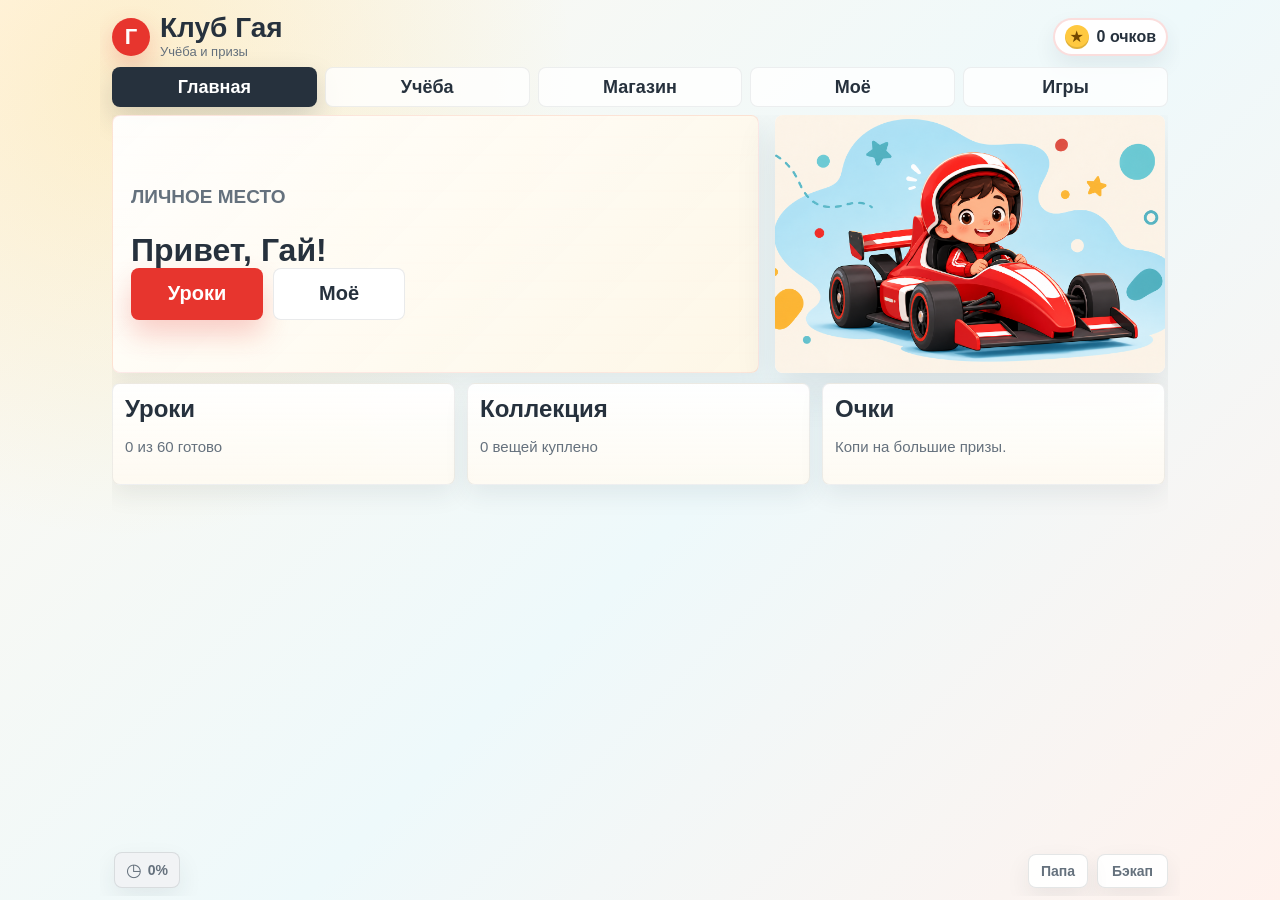
<file: index.html>
<!doctype html>
<html lang="ru">
  <head>
    <meta charset="utf-8">
    <meta name="viewport" content="width=device-width, initial-scale=1, viewport-fit=cover">
    <meta name="theme-color" content="#e7352e">
    <title>Клуб Гая</title>
    <link rel="manifest" href="manifest.webmanifest">
    <link rel="stylesheet" href="styles.css?v=20">
  </head>
  <body>
    <div id="app" class="app-shell"></div>
    <script src="content.js?v=20"></script>
    <script src="russian-content.js?v=20"></script>
    <script src="lesson-upgrades.js?v=20"></script>
    <script src="expanded-lessons.js?v=20"></script>
    <script src="app.js?v=20"></script>
  </body>
</html>
</file>
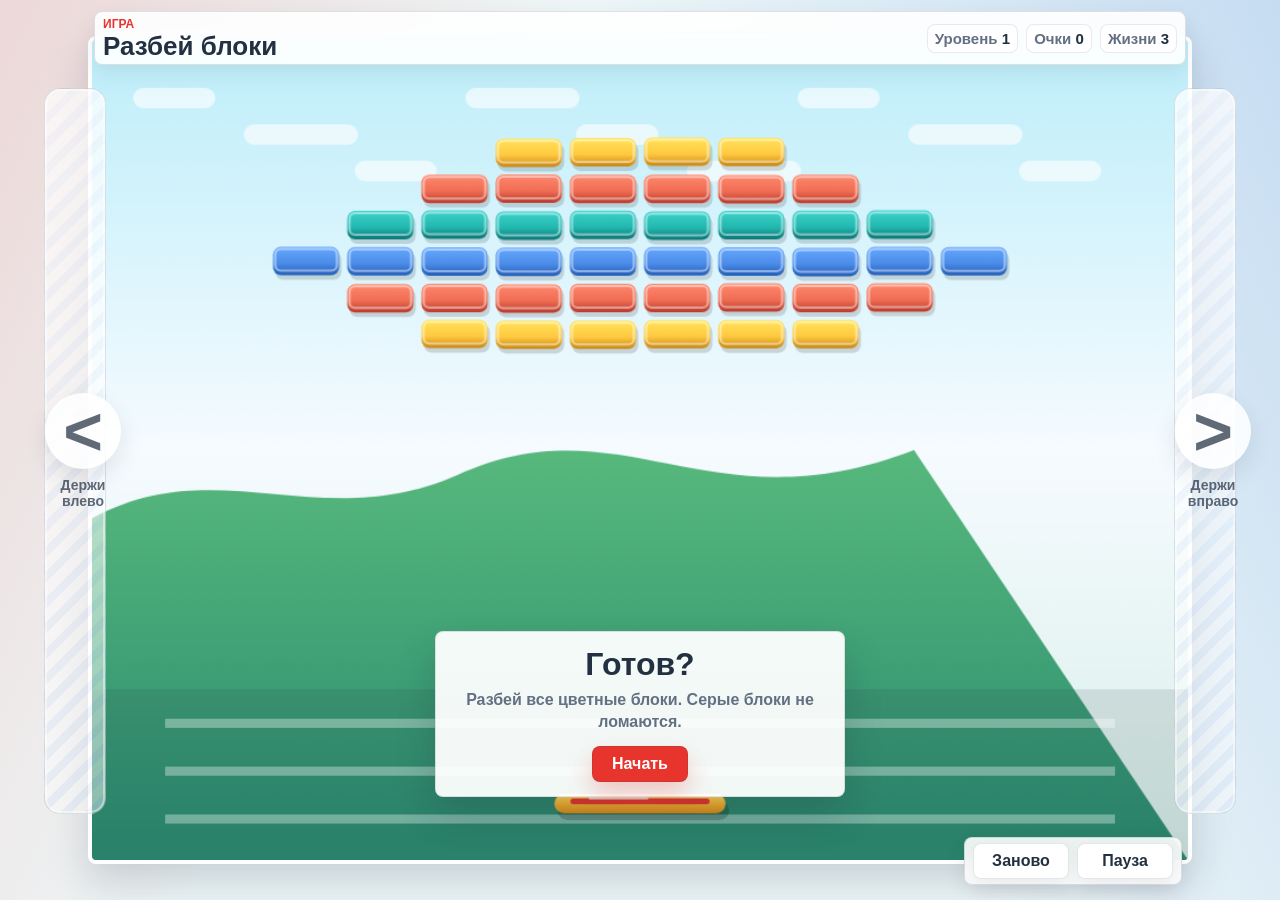
<file: games-lab/brick-breaker/index.html>
<!doctype html>
<html lang="ru">
  <head>
    <meta charset="utf-8">
    <meta name="viewport" content="width=device-width, initial-scale=1, viewport-fit=cover">
    <title>Разбей блоки</title>
    <link rel="stylesheet" href="styles.css?v=20">
  </head>
  <body>
    <main class="game-shell" aria-label="Игра Разбей блоки">
      <div class="touch-lane lane-left" data-hold="left" role="button" aria-label="Влево">
        <span class="lane-arrow">&lt;</span>
        <span>Держи влево</span>
      </div>

      <section class="stage-column">
        <header class="game-header">
          <div>
            <p class="eyebrow">игра</p>
            <h1>Разбей блоки</h1>
          </div>
          <div class="stats" aria-live="polite">
            <span>Уровень <strong id="levelLabel">1</strong></span>
            <span>Очки <strong id="scoreLabel">0</strong></span>
            <span>Жизни <strong id="livesLabel">3</strong></span>
          </div>
        </header>

        <div class="canvas-wrap">
          <canvas id="gameCanvas" width="960" height="720" aria-label="Поле игры Разбей блоки"></canvas>
          <div class="screen-message" id="messagePanel">
            <h2 id="messageTitle">Готов?</h2>
            <p id="messageText">Разбей все цветные блоки. Серые блоки не ломаются.</p>
            <button id="startButton" class="primary">Начать</button>
          </div>
        </div>

        <footer class="controls">
          <button id="restartButton">Заново</button>
          <button id="pauseButton">Пауза</button>
          <button id="nextButton" hidden>Дальше</button>
        </footer>
      </section>

      <div class="touch-lane lane-right" data-hold="right" role="button" aria-label="Вправо">
        <span class="lane-arrow">&gt;</span>
        <span>Держи вправо</span>
      </div>
    </main>

    <script src="brick-breaker.js?v=20"></script>
  </body>
</html>
</file>
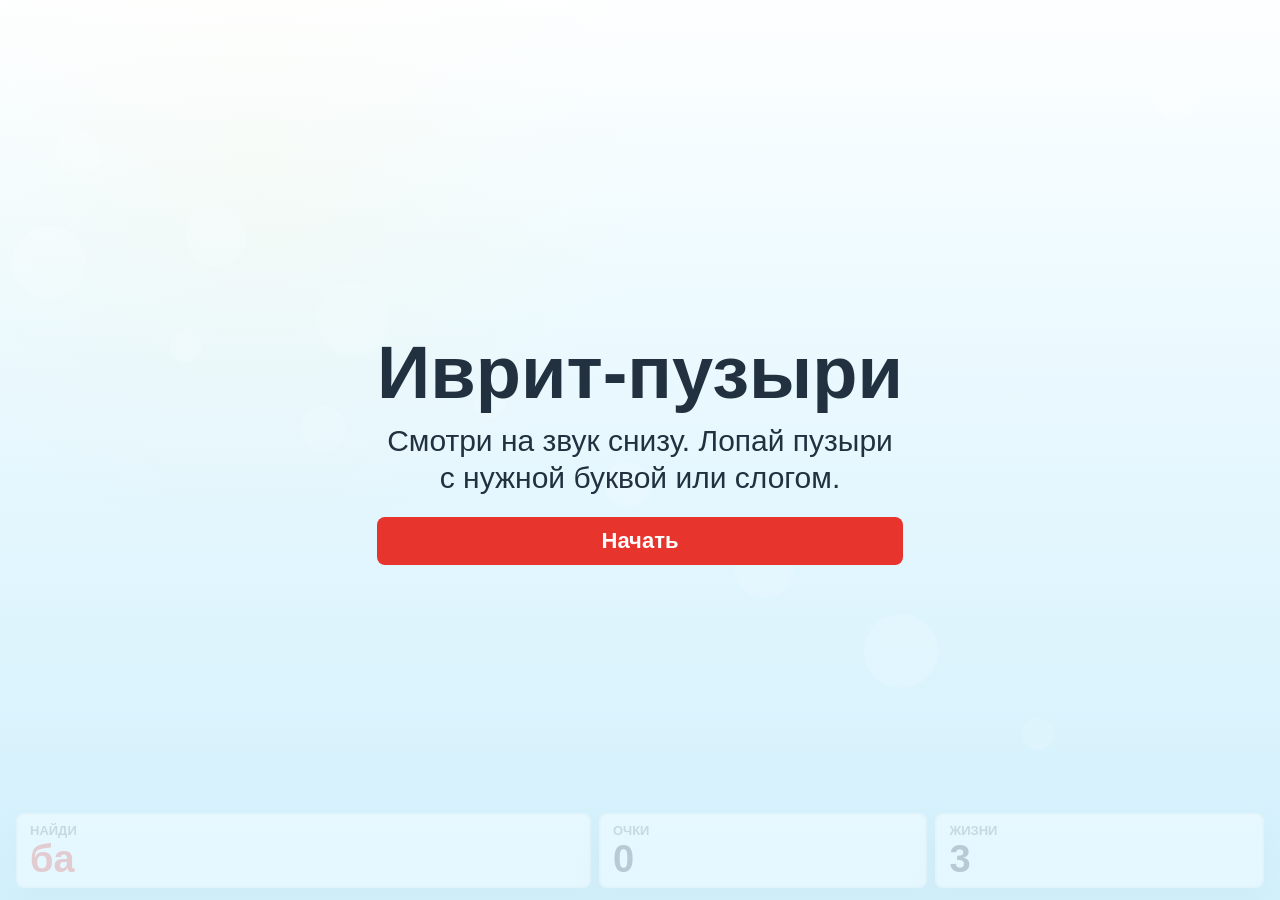
<file: games-lab/hebrew-bubbles/index.html>
<!doctype html>
<html lang="ru">
  <head>
    <meta charset="utf-8">
    <meta name="viewport" content="width=device-width, initial-scale=1, viewport-fit=cover">
    <meta name="theme-color" content="#e7352e">
    <title>Иврит-пузыри</title>
    <link rel="stylesheet" href="styles.css?v=20">
  </head>
  <body>
    <main class="bubble-game" aria-label="Иврит-пузыри">
      <canvas id="game" aria-label="Игровое поле"></canvas>
      <div class="hud">
        <div>
          <span class="label">Найди</span>
          <strong id="target">ба</strong>
        </div>
        <div>
          <span class="label">Очки</span>
          <strong id="score">0</strong>
        </div>
        <div>
          <span class="label">Жизни</span>
          <strong id="lives">3</strong>
        </div>
      </div>
      <div class="target-flash" id="targetFlash">
        <div class="target-flash-card">
          <span>Теперь найди</span>
          <strong id="targetFlashText">ба</strong>
        </div>
      </div>
      <section class="start-layer" id="startLayer">
        <h1>Иврит-пузыри</h1>
        <p>Смотри на звук снизу. Лопай пузыри с нужной буквой или слогом.</p>
        <button id="startButton" type="button">Начать</button>
      </section>
      <section class="end-layer" id="endLayer" hidden>
        <h1>Готово!</h1>
        <p id="endText">Ты лопнул много пузырей.</p>
        <button id="restartButton" type="button">Ещё раз</button>
        <button id="exitButton" type="button">К играм</button>
      </section>
    </main>
    <script src="hebrew-bubbles.js?v=20"></script>
  </body>
</html>
</file>
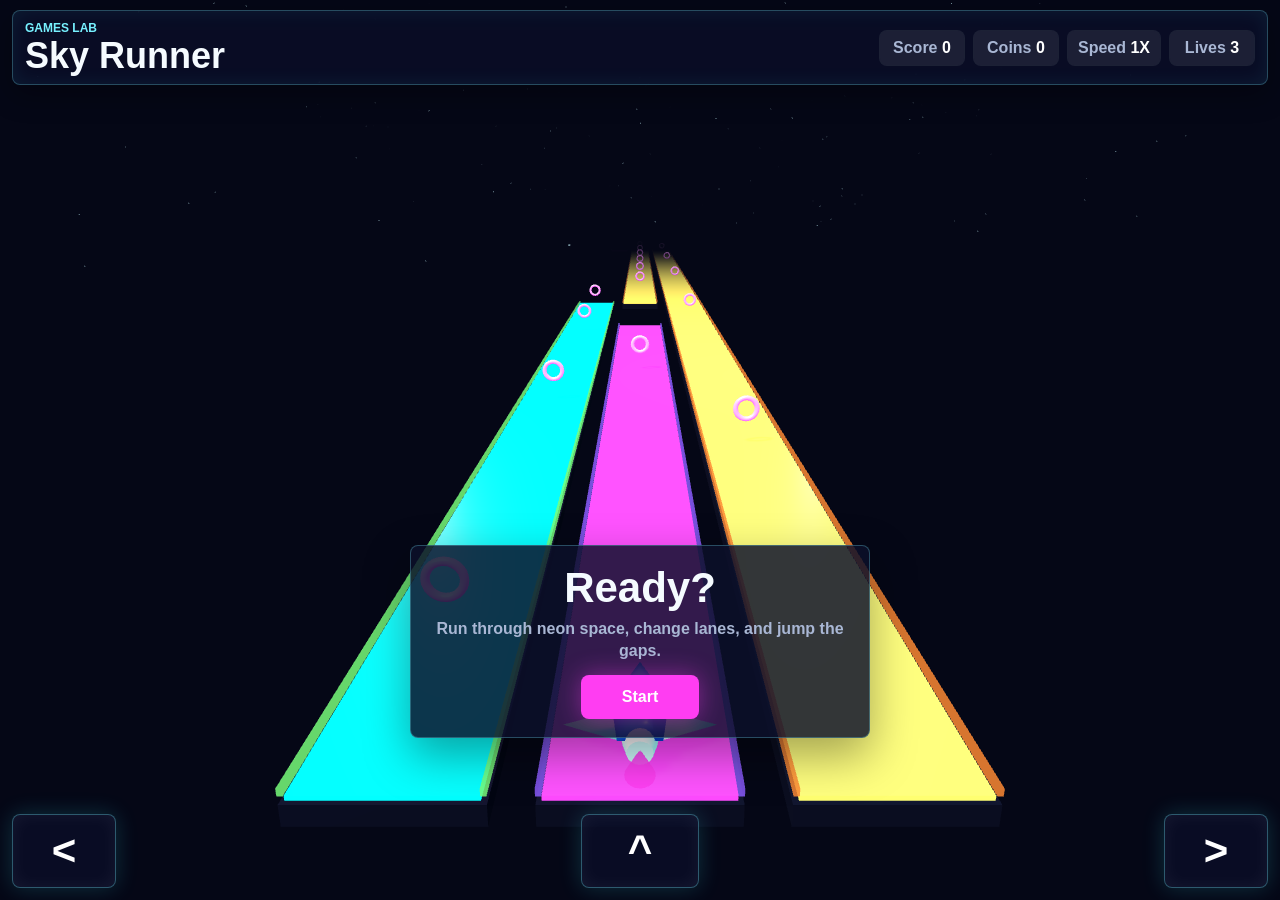
<file: games-lab/sky-runner/index.html>
<!doctype html>
<html lang="en">
  <head>
    <meta charset="utf-8">
    <meta name="viewport" content="width=device-width, initial-scale=1, viewport-fit=cover">
    <title>Sky Runner Lab</title>
    <link rel="stylesheet" href="styles.css?v=10">
  </head>
  <body>
    <main class="runner-shell" aria-label="Sky Runner test game">
      <section class="hud">
        <div>
          <p class="eyebrow">Games lab</p>
          <h1>Sky Runner</h1>
        </div>
        <div class="stats" aria-live="polite">
          <span>Score <strong id="scoreLabel">0</strong></span>
          <span>Coins <strong id="coinLabel">0</strong></span>
          <span>Speed <strong id="speedLabel">1X</strong></span>
          <span>Lives <strong id="lifeLabel">3</strong></span>
        </div>
      </section>

      <div id="sceneHost" class="scene-host"></div>

      <section class="message" id="messagePanel">
        <h2 id="messageTitle">Ready?</h2>
        <p id="messageText">Run through neon space, change lanes, and jump the gaps.</p>
        <button id="startButton">Start</button>
      </section>

      <section class="touch-controls" aria-label="Game controls">
        <button data-action="left" aria-label="Move left">
          <span>&lt;</span>
        </button>
        <button data-action="jump" aria-label="Jump">
          <span>^</span>
        </button>
        <button data-action="right" aria-label="Move right">
          <span>&gt;</span>
        </button>
      </section>
    </main>

    <script type="module" src="sky-runner.js?v=10"></script>
  </body>
</html>
</file>
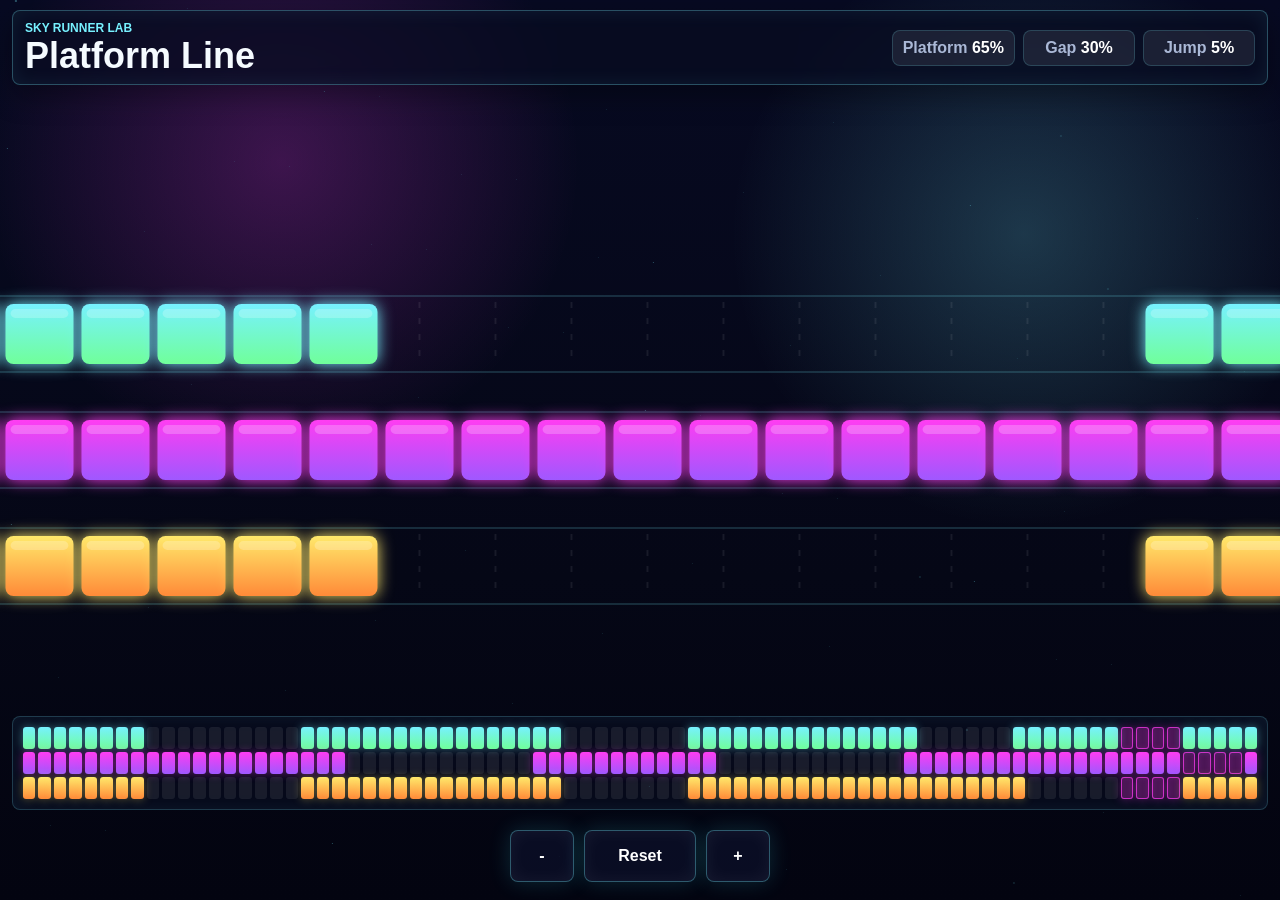
<file: games-lab/sky-runner/line-generator.html>
<!doctype html>
<html lang="en">
  <head>
    <meta charset="utf-8">
    <meta name="viewport" content="width=device-width, initial-scale=1, viewport-fit=cover">
    <title>Platform Line Lab</title>
    <link rel="stylesheet" href="line-generator.css">
  </head>
  <body>
    <main class="line-shell" aria-label="Platform line generator lab">
      <section class="lab-hud">
        <div>
          <p class="eyebrow">Sky Runner lab</p>
          <h1>Platform Line</h1>
        </div>
        <div class="stats" aria-live="polite">
          <span>Platform <strong id="platformRatio">0%</strong></span>
          <span>Gap <strong id="gapRatio">0%</strong></span>
          <span>Jump <strong id="jumpRatio">0%</strong></span>
        </div>
      </section>

      <canvas id="lineCanvas" class="line-canvas" aria-label="Scrolling platform line preview"></canvas>

      <section class="pattern-strip" aria-label="Recent generated segments">
        <div id="segmentStrip" class="segment-strip"></div>
      </section>

      <section class="lab-actions">
        <button id="slowerButton" aria-label="Slow down">-</button>
        <button id="resetButton">Reset</button>
        <button id="fasterButton" aria-label="Speed up">+</button>
      </section>
    </main>

    <script src="line-generator.js"></script>
  </body>
</html>
</file>
<file: styles.css>
:root {
  color-scheme: light;
  --red: #e7352e;
  --red-dark: #b92622;
  --ink: #26313d;
  --muted: #65717d;
  --paper: #fffaf1;
  --panel: #ffffff;
  --line: #e9dfd1;
  --teal: #0da7a3;
  --blue: #3d7bd9;
  --yellow: #ffc940;
  --green: #49b86f;
  --shadow: 0 18px 40px rgba(38, 49, 61, 0.12);
  --soft-shadow: 0 10px 24px rgba(38, 49, 61, 0.08);
  --radius: 8px;
}

* {
  box-sizing: border-box;
  -webkit-tap-highlight-color: transparent;
}

body {
  margin: 0;
  min-height: 100vh;
  background:
    radial-gradient(circle at 10% 10%, rgba(255, 201, 64, 0.22), transparent 28rem),
    linear-gradient(135deg, #fff8ef 0%, #eef9fb 55%, #fff2ed 100%);
  color: var(--ink);
  font-family: "Trebuchet MS", "Segoe UI", Arial, system-ui, -apple-system, BlinkMacSystemFont, sans-serif;
  font-weight: 500;
  user-select: none;
  -webkit-user-select: none;
  -webkit-touch-callout: none;
  overscroll-behavior: none;
}

button,
input,
select {
  font: inherit;
}

button {
  -webkit-tap-highlight-color: transparent;
  user-select: none;
  -webkit-user-select: none;
  -webkit-touch-callout: none;
  touch-action: manipulation;
}

.app-shell {
  width: min(1180px, 100%);
  min-height: 100vh;
  margin: 0 auto;
  padding: 18px clamp(14px, 3vw, 28px) 28px;
}

.topbar {
  display: grid;
  grid-template-columns: 1fr auto;
  gap: 16px;
  align-items: center;
  margin-bottom: 16px;
}

.brand {
  display: flex;
  gap: 12px;
  align-items: center;
  min-width: 0;
}

.brand-mark {
  display: grid;
  place-items: center;
  width: 48px;
  height: 48px;
  border-radius: 50%;
  background: var(--red);
  color: #fff;
  font-size: 28px;
  font-weight: 900;
  box-shadow: 0 10px 24px rgba(231, 53, 46, 0.24);
}

.brand h1 {
  margin: 0;
  font-size: clamp(25px, 4vw, 42px);
  line-height: 1;
}

.brand p {
  margin: 4px 0 0;
  color: var(--muted);
  font-size: clamp(14px, 2vw, 18px);
}

.points-pill {
  display: inline-flex;
  align-items: center;
  gap: 8px;
  min-height: 44px;
  padding: 8px 13px;
  border: 2px solid rgba(231, 53, 46, 0.16);
  border-radius: 999px;
  background: #fff;
  box-shadow: 0 10px 22px rgba(38, 49, 61, 0.08);
  white-space: nowrap;
  font-weight: 800;
}

.coin {
  display: inline-grid;
  place-items: center;
  width: 28px;
  height: 28px;
  border-radius: 50%;
  background: var(--yellow);
  color: #744800;
  box-shadow: inset 0 -2px 0 rgba(0, 0, 0, 0.12);
  font-size: 16px;
}

.nav {
  display: grid;
  grid-template-columns: repeat(5, minmax(0, 1fr));
  gap: 8px;
  margin-bottom: 18px;
}

.nav button,
.primary,
.ghost,
.choice,
.level-button,
.shop-button,
.backup-button {
  border: 0;
  border-radius: var(--radius);
  cursor: pointer;
  min-height: 46px;
  transition: transform 160ms ease, box-shadow 160ms ease, background 160ms ease;
}

.nav button {
  background: rgba(255, 255, 255, 0.78);
  color: var(--ink);
  border: 1px solid rgba(38, 49, 61, 0.08);
  font-weight: 800;
}

.nav button.active {
  background: var(--ink);
  color: #fff;
  box-shadow: 0 12px 28px rgba(38, 49, 61, 0.18);
}

.nav button:active,
.primary:active,
.ghost:active,
.choice:active,
.level-button:active,
.shop-button:active,
.backup-button:active {
  transform: translateY(1px) scale(0.99);
}

.hero {
  display: grid;
  grid-template-columns: minmax(0, 1fr) minmax(270px, 42%);
  gap: clamp(16px, 3vw, 28px);
  align-items: stretch;
  margin-bottom: 20px;
}

.hero-copy {
  min-height: 280px;
  padding: clamp(20px, 4vw, 34px);
  border-radius: var(--radius);
  background:
    linear-gradient(135deg, rgba(255, 255, 255, 0.94), rgba(255, 246, 228, 0.9)),
    repeating-linear-gradient(0deg, rgba(231, 53, 46, 0.04) 0 2px, transparent 2px 18px);
  border: 1px solid rgba(231, 53, 46, 0.1);
  box-shadow: var(--soft-shadow);
}

.eyebrow {
  margin: 0 0 10px;
  color: var(--red-dark);
  font-weight: 750;
  text-transform: uppercase;
  font-size: 13px;
  letter-spacing: 0;
}

.hero h2,
.section-title {
  margin: 0;
  font-size: 42px;
  line-height: 1.02;
  font-weight: 700;
}

.hero-copy p {
  max-width: 54ch;
  margin: 16px 0 22px;
  color: var(--muted);
  font-size: 19px;
  line-height: 1.42;
}

.hero-art {
  overflow: hidden;
  min-height: 280px;
  border-radius: var(--radius);
  background: #fff;
  box-shadow: var(--shadow);
}

.hero-art img,
.garage-scene img {
  width: 100%;
  height: 100%;
  min-height: 280px;
  object-fit: cover;
  display: block;
}

.quick-actions {
  display: flex;
  flex-wrap: wrap;
  gap: 10px;
}

.primary,
.backup-button.primary-action {
  background: var(--red);
  color: #fff;
  box-shadow: 0 14px 28px rgba(231, 53, 46, 0.24);
  font-weight: 900;
  padding: 0 18px;
}

.ghost,
.backup-button {
  background: #fff;
  color: var(--ink);
  border: 1px solid rgba(38, 49, 61, 0.1);
  font-weight: 850;
  padding: 0 16px;
}

.grid {
  display: grid;
  grid-template-columns: repeat(3, minmax(0, 1fr));
  gap: 12px;
}

.card {
  border-radius: var(--radius);
  background: linear-gradient(180deg, rgba(255, 255, 255, 0.95), rgba(255, 250, 241, 0.9));
  border: 1px solid rgba(38, 49, 61, 0.08);
  box-shadow: var(--soft-shadow);
}

.subject-card {
  display: grid;
  gap: 12px;
  min-height: 210px;
  padding: 18px;
  align-content: space-between;
}

.subject-icon {
  display: grid;
  place-items: center;
  width: 62px;
  height: 62px;
  border-radius: 18px;
  color: #fff;
  font-size: 32px;
  font-weight: 900;
}

.subject-russian {
  background: linear-gradient(135deg, var(--red), #ff8a40);
}

.subject-math {
  background: linear-gradient(135deg, var(--teal), #3d7bd9);
}

.subject-hebrew {
  background: linear-gradient(135deg, #3d7bd9, #7bcf7a);
}

.subject-card h3,
.panel h3,
.item-card h3 {
  margin: 0;
  font-size: 25px;
  line-height: 1.1;
}

.subject-card p,
.muted {
  color: var(--muted);
  line-height: 1.4;
}

.subject-card p {
  margin: 0;
}

.progress-line {
  height: 10px;
  overflow: hidden;
  border-radius: 999px;
  background: #efe7dc;
}

.progress-line span {
  display: block;
  height: 100%;
  border-radius: inherit;
  background: linear-gradient(90deg, var(--green), var(--teal));
}

.panel {
  padding: 18px;
  border-radius: var(--radius);
  background: linear-gradient(180deg, rgba(255, 255, 255, 0.95), rgba(255, 250, 241, 0.88));
  border: 1px solid rgba(38, 49, 61, 0.08);
  box-shadow: var(--soft-shadow);
}

.level-list {
  display: grid;
  gap: 10px;
  margin-top: 16px;
}

.level-button {
  display: grid;
  grid-template-columns: 1fr auto;
  gap: 12px;
  align-items: center;
  width: 100%;
  padding: 16px;
  text-align: left;
  background: #fff;
  border: 1px solid rgba(38, 49, 61, 0.1);
}

.level-button strong {
  display: block;
  font-size: 20px;
}

.level-button span {
  display: block;
  margin-top: 4px;
  color: var(--muted);
}

.level-status {
  color: var(--green);
  font-size: 24px;
  font-weight: 900;
}

.lesson {
  display: grid;
  gap: 14px;
}

.lesson-head {
  display: grid;
  gap: 10px;
}

.question {
  display: grid;
  place-items: center;
  padding: 10px 14px;
  font-size: 52px;
  font-weight: 500;
  text-align: center;
  line-height: 1.1;
}

.question.small {
  font-size: 34px;
  line-height: 1.22;
}

.question-card {
  min-height: 210px;
  display: grid;
  place-items: center;
  gap: 10px;
  padding: 22px;
  border-radius: var(--radius);
  background: linear-gradient(135deg, rgba(255, 255, 255, 0.98), rgba(238, 249, 251, 0.9));
  border: 2px solid rgba(13, 167, 163, 0.15);
  text-align: center;
}

.question-stem {
  color: var(--ink);
  font-size: 27px;
  font-weight: 500;
  line-height: 1.25;
}

.hint {
  color: #51606e;
  background: #fff5d8;
  border: 1px solid rgba(255, 201, 64, 0.48);
  border-radius: var(--radius);
  padding: 8px 12px;
  font-size: 21px;
  line-height: 1.25;
}

.visual-card {
  width: min(280px, 100%);
  min-height: 120px;
  display: grid;
  place-items: center;
}

.emoji-visual {
  font-size: 72px;
}

.mini-car,
.mini-ball,
.mini-balloon,
.mini-house {
  --toy: var(--red);
}

.red { --toy: #e7352e; }
.blue { --toy: #3d7bd9; }
.yellow { --toy: #ffc940; }
.green { --toy: #49b86f; }

.mini-car {
  position: relative;
  width: 190px;
  height: 70px;
  border-radius: 26px 44px 18px 18px;
  background: var(--toy);
  background: linear-gradient(180deg, color-mix(in srgb, var(--toy), #fff 24%), var(--toy));
  box-shadow: inset 0 -8px 0 rgba(0, 0, 0, 0.1), 0 12px 18px rgba(38, 49, 61, 0.16);
}

.mini-car::before {
  content: "";
  position: absolute;
  left: 56px;
  top: -28px;
  width: 72px;
  height: 40px;
  border-radius: 28px 34px 10px 10px;
  background: #bde7ff;
  border: 7px solid var(--toy);
}

.mini-car::after,
.mini-car span::before {
  content: "";
  position: absolute;
  bottom: -14px;
  width: 38px;
  height: 38px;
  border-radius: 50%;
  background: radial-gradient(circle, #fff 0 26%, #26313d 28% 62%, #111 64%);
}

.mini-car::after { left: 24px; }
.mini-car span::before { right: 24px; }

.mini-ball {
  width: 118px;
  height: 118px;
  border-radius: 50%;
  background: var(--toy);
  background:
    radial-gradient(circle at 35% 28%, rgba(255, 255, 255, 0.62), transparent 18%),
    linear-gradient(135deg, color-mix(in srgb, var(--toy), #fff 18%), var(--toy));
  box-shadow: inset -12px -16px 0 rgba(0, 0, 0, 0.1), 0 14px 20px rgba(38, 49, 61, 0.14);
}

.mini-balloon {
  width: 96px;
  height: 118px;
  border-radius: 50% 50% 44% 44%;
  background: var(--toy);
  background: linear-gradient(135deg, color-mix(in srgb, var(--toy), #fff 22%), var(--toy));
  box-shadow: inset -10px -14px 0 rgba(0, 0, 0, 0.1), 0 12px 18px rgba(38, 49, 61, 0.14);
  position: relative;
}

.mini-balloon::after {
  content: "";
  position: absolute;
  left: 46px;
  top: 112px;
  width: 2px;
  height: 42px;
  background: #7c8a95;
}

.mini-house {
  width: 142px;
  height: 108px;
  background: var(--toy);
  background: linear-gradient(180deg, color-mix(in srgb, var(--toy), #fff 24%), var(--toy));
  border-radius: 8px;
  position: relative;
  box-shadow: inset 0 -10px 0 rgba(0, 0, 0, 0.08), 0 12px 20px rgba(38, 49, 61, 0.14);
}

.mini-house::before {
  content: "";
  position: absolute;
  left: 16px;
  top: -48px;
  width: 110px;
  height: 110px;
  transform: rotate(45deg);
  background: #26313d;
  border-radius: 8px;
  z-index: -1;
}

.place-visual {
  grid-template-columns: 1fr;
  color: var(--ink);
}

.place-visual span {
  font-size: 56px;
}

.place-visual b {
  color: var(--red);
  font-size: 54px;
  line-height: 0.4;
}

.place-visual i {
  font-style: normal;
  font-size: 74px;
  line-height: 0.7;
}

.rtl {
  direction: rtl;
  font-family: "Segoe UI", Arial, sans-serif;
}

.text-run {
  unicode-bidi: isolate;
}

.choices {
  display: grid;
  grid-template-columns: repeat(2, minmax(0, 1fr));
  gap: 10px;
}

.choice {
  min-height: 86px;
  padding: 14px 16px;
  background: #fff;
  border: 2px solid rgba(38, 49, 61, 0.08);
  color: var(--ink);
  font-size: 30px;
  font-weight: 500;
  line-height: 1.16;
}

.choice.correct {
  border-color: var(--green);
  background: #ecfff2;
}

.choice.wrong {
  border-color: var(--red);
  background: #fff0ef;
}

.feedback {
  min-height: 34px;
  color: var(--muted);
  font-size: 19px;
  font-weight: 650;
}

.intro-card {
  display: grid;
  align-content: center;
  gap: 14px;
  min-height: 420px;
  padding: 24px;
  border-radius: var(--radius);
  background:
    linear-gradient(135deg, rgba(255, 255, 255, 0.98), rgba(255, 245, 225, 0.92)),
    repeating-linear-gradient(0deg, rgba(13, 167, 163, 0.05) 0 2px, transparent 2px 18px);
  border: 2px solid rgba(13, 167, 163, 0.14);
  text-align: center;
}

.intro-card h3 {
  margin: 0;
  font-size: 34px;
  line-height: 1.08;
}

.intro-card p {
  margin: 0;
  color: var(--muted);
  font-size: 24px;
  line-height: 1.25;
}

.intro-examples {
  display: grid;
  grid-template-columns: repeat(2, minmax(0, 1fr));
  gap: 12px;
}

.intro-example {
  display: grid;
  gap: 8px;
  align-content: center;
  min-height: 116px;
  padding: 14px;
  border-radius: var(--radius);
  background: #fff;
  border: 1px solid rgba(38, 49, 61, 0.1);
}

.intro-example span {
  color: var(--muted);
  font-size: 19px;
  line-height: 1.2;
}

.intro-example strong {
  color: var(--ink);
  font-size: 26px;
  line-height: 1.12;
  font-weight: 650;
}

.intro-start {
  justify-self: center;
  min-width: 190px;
  min-height: 54px;
  font-size: 22px;
}

.match-grid {
  display: grid;
  grid-template-columns: 1fr 1fr;
  gap: 12px;
}

.match-col {
  display: grid;
  gap: 8px;
}

.match-tile {
  min-height: 58px;
  padding: 10px;
  border: 2px solid rgba(38, 49, 61, 0.1);
  border-radius: var(--radius);
  background: #fff;
  font-size: 22px;
  font-weight: 900;
  cursor: pointer;
}

.match-tile.selected {
  border-color: var(--blue);
  background: #eff6ff;
}

.match-tile.done {
  opacity: 0.45;
  pointer-events: none;
}

.shop-grid {
  display: grid;
  grid-template-columns: repeat(4, minmax(0, 1fr));
  gap: 14px;
}

.item-card {
  display: grid;
  gap: 12px;
  padding: 14px;
}

.item-card h3 {
  display: flex;
  align-items: end;
  font-size: 24px;
  min-height: 60px;
  font-weight: 600;
}

.item-meta {
  display: grid;
  gap: 4px;
  min-height: 48px;
  margin: 0;
  color: var(--muted);
  font-size: 17px;
  line-height: 1.15;
}

.item-meta strong {
  color: var(--ink);
  font-size: 25px;
  font-weight: 700;
}

.item-meta strong::after {
  content: " очков";
  color: var(--muted);
  font-size: 16px;
  font-weight: 500;
}

.reward-frame {
  display: grid;
  place-items: center;
  min-height: 148px;
  border-radius: var(--radius);
  background:
    linear-gradient(180deg, rgba(255, 255, 255, 0.9), rgba(255, 247, 232, 0.94)),
    radial-gradient(circle at 50% 72%, rgba(38, 49, 61, 0.09), transparent 48%);
  border: 1px solid rgba(38, 49, 61, 0.08);
}

.reward-thumb {
  display: block;
  width: 88%;
  max-width: 172px;
  height: 134px;
  object-fit: contain;
}

.shop-button {
  width: 100%;
  background: var(--ink);
  color: #fff;
  font-weight: 800;
}

.shop-button.owned {
  background: #e7f7ee;
  color: #1f7b44;
}

.shop-button:disabled {
  cursor: default;
  opacity: 0.65;
}

.garage-scene {
  position: relative;
  min-height: 300px;
  overflow: hidden;
  border-radius: var(--radius);
  box-shadow: var(--shadow);
  background: #fff;
}

.garage-overlay {
  position: absolute;
  inset: auto 16px 16px;
  padding: 14px;
  border-radius: var(--radius);
  background: rgba(255, 255, 255, 0.9);
}

.backup-panel {
  display: grid;
  gap: 12px;
  max-width: 720px;
}

.file-input {
  display: block;
  width: 100%;
  padding: 14px;
  border-radius: var(--radius);
  border: 1px dashed rgba(38, 49, 61, 0.28);
  background: #fff;
}

.toast {
  position: fixed;
  right: 18px;
  bottom: 18px;
  z-index: 10;
  max-width: min(420px, calc(100% - 36px));
  padding: 14px 16px;
  border-radius: var(--radius);
  background: var(--ink);
  color: #fff;
  box-shadow: var(--shadow);
  font-weight: 800;
}

@media (max-width: 820px) {
  .topbar,
  .hero {
    grid-template-columns: 1fr;
  }

  .points-pill {
    justify-self: start;
  }

  .nav {
    grid-template-columns: repeat(3, minmax(0, 1fr));
  }

  .grid,
  .shop-grid {
    grid-template-columns: repeat(2, minmax(0, 1fr));
  }
}

@media (max-width: 560px) {
  .app-shell {
    padding-inline: 10px;
  }

  .nav,
  .grid,
  .choices,
  .shop-grid,
  .match-grid {
    grid-template-columns: 1fr;
  }

  .hero-copy,
  .panel {
    padding: 14px;
  }

  .section-title,
  .hero h2 {
    font-size: 34px;
  }

  .question {
    font-size: 40px;
  }

  .question.small,
  .question-stem {
    font-size: 26px;
  }

  .choice {
    font-size: 27px;
  }
}

.brand-mark,
.primary,
.backup-button.primary-action,
.subject-icon,
.level-status {
  font-weight: 800;
}

.brand h1,
.nav button,
.level-button strong,
.shop-button {
  font-weight: 750;
}

.subject-card h3,
.panel h3,
.item-card h3,
.feedback {
  font-weight: 650;
}

/* Fixed horizontal tablet layout */
body {
  display: grid;
  place-items: center;
  min-height: 100vh;
  overflow: hidden;
}

.app-shell {
  position: relative;
  width: min(1180px, calc(100vw - 24px));
  height: min(760px, calc(100vh - 24px));
  min-height: 0;
  display: grid;
  grid-template-rows: auto auto 1fr;
  gap: 12px;
  padding: 16px 18px;
  overflow: hidden;
}

.app-shell > main {
  min-height: 0;
  overflow: auto;
  padding: 0 2px 54px 0;
  scrollbar-width: thin;
}

.topbar {
  grid-template-columns: 1fr auto;
  margin: 0;
}

.brand-mark {
  width: 44px;
  height: 44px;
  font-size: 25px;
  font-weight: 700;
}

.brand h1 {
  font-size: 34px;
  font-weight: 700;
}

.brand p {
  font-size: 16px;
}

.points-pill {
  min-height: 42px;
  font-weight: 700;
}

.nav {
  grid-template-columns: repeat(5, minmax(0, 1fr));
  gap: 10px;
  margin: 0;
}

.nav button {
  min-height: 48px;
  font-size: 20px;
  font-weight: 650;
}

.side-backup {
  position: absolute;
  right: 18px;
  bottom: 12px;
  z-index: 8;
  min-height: 38px;
  padding: 0 14px;
  border: 1px solid rgba(38, 49, 61, 0.12);
  border-radius: var(--radius);
  background: rgba(255, 255, 255, 0.92);
  color: var(--muted);
  box-shadow: var(--soft-shadow);
  cursor: pointer;
  font-size: 15px;
  font-weight: 600;
}

.hero {
  grid-template-columns: minmax(0, 1.08fr) minmax(360px, 0.92fr);
  gap: 16px;
  height: 308px;
  margin-bottom: 14px;
}

.hero-copy,
.hero-art,
.hero-art img {
  min-height: 0;
  height: 100%;
}

.hero-copy {
  display: grid;
  align-content: center;
  padding: 26px;
}

.hero h2,
.section-title {
  font-size: 40px;
  font-weight: 700;
}

.quick-actions .primary,
.quick-actions .ghost {
  min-width: 132px;
  min-height: 52px;
  font-size: 20px;
  font-weight: 650;
}

.grid {
  grid-template-columns: repeat(3, minmax(0, 1fr));
  gap: 14px;
}

.panel {
  padding: 16px;
}

.subject-card {
  min-height: 246px;
  padding: 18px;
}

.subject-card h3,
.panel h3 {
  font-size: 26px;
  font-weight: 650;
}

.level-list {
  grid-template-columns: repeat(2, minmax(0, 1fr));
  gap: 10px;
  max-height: 548px;
  overflow: auto;
  padding-right: 2px;
}

.level-button {
  min-height: 86px;
  grid-template-columns: minmax(0, 1fr) auto;
  padding: 14px;
}

.lesson {
  height: 100%;
  grid-template-rows: auto minmax(0, 1fr) auto auto;
}

.lesson-head {
  grid-template-columns: auto minmax(0, 1fr) 250px;
  align-items: center;
}

.lesson-head h2 {
  margin: 0;
  font-size: 30px;
}

.lesson-head .muted {
  margin: 0;
}

.question-card {
  min-height: 250px;
  padding: 20px;
}

.question {
  font-size: 50px;
}

.question.small {
  font-size: 32px;
}

.choices {
  grid-template-columns: repeat(2, minmax(0, 1fr));
  gap: 12px;
}

.choice {
  min-height: 78px;
  font-size: 28px;
  font-weight: 500;
}

.shop-grid {
  grid-template-columns: repeat(5, minmax(0, 1fr));
  gap: 12px;
}

.item-card {
  min-height: 286px;
  padding: 10px;
  gap: 8px;
}

.reward-frame {
  min-height: 150px;
  background: #fff7e8;
}

.reward-thumb {
  width: 100%;
  max-width: 158px;
  height: 142px;
  border-radius: var(--radius);
  object-fit: contain;
}

.item-card h3 {
  min-height: 54px;
  font-size: 22px;
  font-weight: 650;
}

.item-meta {
  min-height: 42px;
  font-size: 16px;
}

.item-meta strong {
  font-size: 23px;
}

.shop-button {
  min-height: 42px;
  font-weight: 650;
}

.garage-scene {
  min-height: 340px;
}

.games-layout {
  display: grid;
  grid-template-columns: 1.2fr 1fr 1fr;
  gap: 14px;
}

.match-grid {
  grid-template-columns: 1fr 1fr;
}

.games-intro {
  min-height: 250px;
  display: grid;
  align-content: center;
}

.game-slot {
  min-height: 250px;
  display: grid;
  place-items: center;
  align-content: center;
  gap: 14px;
  border-radius: var(--radius);
  background: #fff;
  border: 2px dashed rgba(38, 49, 61, 0.18);
  box-shadow: var(--soft-shadow);
}

.game-slot h3 {
  margin: 0;
  font-size: 26px;
}

.game-slot.locked {
  opacity: 0.72;
}

.game-icon {
  display: grid;
  place-items: center;
  width: 86px;
  height: 86px;
  border-radius: 50%;
  background: var(--red);
  color: #fff;
  font-size: 48px;
  font-weight: 700;
}

.backup-panel {
  max-width: 520px;
}

/* Layout repair pass: tablet-first, no spilling */
.app-shell {
  width: min(1060px, calc(100vw - 20px));
  height: min(744px, calc(100vh - 20px));
  padding: 14px;
  gap: 10px;
}

.app-shell * {
  min-width: 0;
}

.app-shell > main {
  padding: 0 4px 48px 0;
}

.topbar {
  gap: 10px;
}

.brand {
  gap: 10px;
}

.brand-mark {
  width: 40px;
  height: 40px;
  font-size: 23px;
}

.brand h1 {
  font-size: 30px;
  white-space: nowrap;
}

.brand p {
  font-size: 14px;
  white-space: nowrap;
}

.points-pill {
  min-height: 38px;
  padding: 6px 10px;
  font-size: 17px;
}

.nav {
  gap: 8px;
}

.nav button {
  min-height: 44px;
  padding: 0 8px;
  font-size: 19px;
  line-height: 1.05;
  overflow: hidden;
  white-space: nowrap;
  text-overflow: ellipsis;
}

.hero {
  height: 286px;
  grid-template-columns: 1fr 390px;
}

.hero-copy {
  padding: 22px;
}

.hero h2,
.section-title {
  font-size: 36px;
  line-height: 1.08;
  overflow-wrap: anywhere;
}

.panel {
  padding: 14px;
}

.grid {
  gap: 12px;
}

.panel h3,
.subject-card h3 {
  font-size: 24px;
  line-height: 1.12;
}

.muted,
.subject-card p {
  font-size: 17px;
  line-height: 1.25;
}

.subject-card {
  min-height: 220px;
  gap: 10px;
}

.subject-card .primary {
  min-height: 44px;
  font-size: 18px;
}

.level-list {
  grid-template-columns: repeat(2, minmax(0, 1fr));
  max-height: 570px;
}

.level-button {
  min-height: 74px;
  grid-template-columns: 38px minmax(0, 1fr) 28px;
  gap: 10px;
  padding: 10px 12px;
}

.level-button.locked {
  background: rgba(255, 255, 255, 0.62);
  color: #8a96a1;
  box-shadow: none;
  cursor: default;
}

.level-button.locked .level-num {
  background: #edf1f4;
  color: #8a96a1;
}

.level-num {
  display: grid;
  place-items: center;
  width: 34px;
  height: 34px;
  border-radius: 50%;
  background: #fff1dc;
  color: var(--red-dark);
  font-size: 18px;
  font-weight: 700;
}

.level-copy {
  overflow: hidden;
}

.level-copy strong {
  display: block;
  font-size: 20px;
  line-height: 1.08;
  overflow: hidden;
  white-space: nowrap;
  text-overflow: ellipsis;
}

.level-copy span {
  display: block;
  margin-top: 5px;
  font-size: 16px;
  line-height: 1.1;
}

.level-status {
  font-size: 25px;
  line-height: 1;
}

.lesson-head {
  grid-template-columns: auto minmax(0, 1fr) 220px;
  gap: 10px;
}

.lesson-head h2 {
  font-size: 28px;
  overflow: hidden;
  white-space: nowrap;
  text-overflow: ellipsis;
}

.question-card {
  min-height: 226px;
  max-height: 280px;
  overflow: auto;
}

.question-stem {
  font-size: 25px;
  overflow-wrap: anywhere;
}

.question {
  font-size: 46px;
  overflow-wrap: anywhere;
}

.question.small {
  font-size: 30px;
}

.hint {
  font-size: 19px;
}

.choices {
  gap: 10px;
}

.choice {
  min-height: 72px;
  max-height: 116px;
  display: flex;
  align-items: center;
  justify-content: center;
  padding: 10px 12px;
  overflow: hidden;
  overflow-wrap: anywhere;
  text-align: center;
  font-size: 25px;
  line-height: 1.12;
}

.feedback {
  font-size: 18px;
  min-height: 28px;
}

.shop-grid {
  grid-template-columns: repeat(3, minmax(0, 1fr));
  gap: 14px;
  margin-top: 10px !important;
}

.item-card {
  min-height: 284px;
  grid-template-rows: 166px 48px 34px 42px;
  gap: 8px;
  padding: 12px;
}

.reward-frame {
  min-height: 0;
  height: 166px;
  overflow: hidden;
  background: #fffaf1;
  border: 0;
}

.reward-thumb {
  width: 156px;
  height: 156px;
  max-width: none;
  border-radius: 0;
  object-fit: contain;
  mix-blend-mode: multiply;
}

.item-card h3 {
  min-height: 0;
  align-items: center;
  justify-content: center;
  text-align: center;
  font-size: 22px;
  line-height: 1.05;
  overflow: hidden;
}

.item-meta {
  min-height: 0;
  display: flex;
  align-items: center;
  justify-content: center;
}

.item-meta span {
  display: none;
}

.item-meta strong {
  font-size: 24px;
  line-height: 1;
  white-space: nowrap;
}

.item-meta strong::after {
  font-size: 15px;
}

.shop-button {
  min-height: 42px;
  padding: 0 8px;
  font-size: 18px;
  overflow: hidden;
}

.garage-scene {
  min-height: 294px;
}

.garage-overlay {
  max-width: 380px;
}

.garage-overlay h2 {
  margin: 0 0 4px;
}

.games-layout {
  grid-template-columns: repeat(3, minmax(0, 1fr));
}

.game-slot,
.games-intro {
  min-height: 220px;
}

.games-layout {
  align-items: stretch;
}

.game-slot {
  padding: 16px;
  text-align: center;
}

.game-slot .muted {
  margin: 0;
  min-height: 42px;
}

.game-slot.unlocked {
  border-style: solid;
  border-color: rgba(73, 184, 111, 0.38);
  background: #f3fff7;
}

.backup-panel {
  max-width: 460px;
}

.practice-card {
  display: grid;
  grid-template-columns: minmax(0, 1fr) 150px;
  gap: 12px;
  align-items: center;
  margin: 12px 0;
  padding: 12px 14px;
  border: 1px solid rgba(13, 167, 163, 0.2);
  border-radius: var(--radius);
  background: #f4fffc;
}

.practice-card h3 {
  margin: 0 0 4px;
  font-size: 23px;
  line-height: 1.08;
}

.practice-card p {
  margin: 0;
}

.practice-card.locked {
  background: #f7f4ef;
  border-color: rgba(38, 49, 61, 0.08);
}

.practice-start {
  width: 100%;
  font-size: 18px;
}

.primary:disabled,
.practice-start:disabled {
  cursor: default;
  background: #c9d0d6;
  color: #66717c;
  box-shadow: none;
}

.endless-panel .question-card {
  min-height: 210px;
}

.endless-head {
  grid-template-columns: auto minmax(0, 1fr) 250px;
}

.endless-head h2 {
  margin: 0;
}

.endless-head .muted {
  margin: 4px 0 0;
}

.endless-stats {
  display: grid;
  grid-template-columns: repeat(2, minmax(0, 1fr));
  gap: 8px;
}

.endless-stats span {
  display: grid;
  place-items: center;
  min-height: 46px;
  padding: 6px 8px;
  border-radius: var(--radius);
  background: #fff8e5;
  color: #744800;
  font-size: 18px;
  font-weight: 800;
  text-align: center;
}

.endless-meta {
  margin: 4px 0 10px;
  color: var(--muted);
  font-size: 17px;
  line-height: 1.2;
}

.simple-head {
  grid-template-columns: auto minmax(0, 1fr);
}

.empty-state {
  display: grid;
  place-items: center;
  min-height: 300px;
  text-align: center;
}

.empty-state h3 {
  margin: 0 0 8px;
  font-size: 34px;
}

.brick-breaker-card {
  align-content: start;
}

.brick-game-icon {
  font-size: 27px;
}

.game-pack-actions {
  display: grid;
  grid-template-columns: repeat(2, minmax(0, 1fr));
  gap: 8px;
  width: 100%;
}

.game-play-button {
  width: 100%;
  min-height: 42px;
}

.game-player {
  display: grid;
  grid-template-rows: auto minmax(0, 1fr);
  gap: 8px;
  height: min(606px, calc(100vh - 138px));
}

.game-player-head {
  display: grid;
  grid-template-columns: auto minmax(0, 1fr);
  align-items: center;
  gap: 12px;
  min-height: 58px;
  padding: 10px 12px;
  border: 1px solid rgba(38, 49, 61, 0.08);
  border-radius: var(--radius);
  background: rgba(255, 255, 255, 0.9);
  box-shadow: var(--soft-shadow);
}

.game-player-head h2 {
  margin: 0;
  font-size: 28px;
  line-height: 1.05;
}

.game-player-head .muted {
  margin: 3px 0 0;
}

.game-frame {
  width: 100%;
  height: 100%;
  border: 0;
  border-radius: var(--radius);
  background: #eef7f8;
  box-shadow: var(--shadow);
}

/* Chrome tablet viewport fit */
html,
body {
  height: 100%;
  min-height: 100svh;
}

body {
  min-height: 100svh;
}

.app-shell {
  width: min(1080px, calc(100vw - 8px));
  height: calc(100vh - 8px);
  height: calc(100dvh - 8px);
  height: calc(100svh - 8px);
  padding: 10px 12px;
  gap: 8px;
  grid-template-rows: auto auto minmax(0, 1fr);
}

.app-shell > main {
  padding: 0 3px 40px 0;
}

.topbar {
  min-height: 40px;
}

.brand-mark {
  width: 38px;
  height: 38px;
  font-size: 22px;
}

.brand h1 {
  font-size: 28px;
}

.brand p {
  margin-top: 2px;
  font-size: 13px;
}

.points-pill {
  min-height: 36px;
  padding: 5px 10px;
  font-size: 16px;
}

.coin {
  width: 24px;
  height: 24px;
}

.nav button {
  min-height: 40px;
  font-size: 18px;
}

.side-backup {
  right: 12px;
  bottom: 8px;
  min-height: 34px;
  font-size: 14px;
}

.hero {
  height: min(258px, calc(100svh - 398px));
  min-height: 198px;
  margin-bottom: 10px;
}

.hero-copy {
  padding: 18px;
}

.hero h2,
.section-title {
  font-size: 32px;
}

.panel {
  padding: 12px;
}

.subject-card {
  min-height: 190px;
  padding: 14px;
}

.subject-icon {
  width: 56px;
  height: 56px;
  font-size: 30px;
}

.muted,
.subject-card p {
  font-size: 15px;
}

.level-list {
  max-height: calc(100svh - 192px);
  gap: 8px;
  margin-top: 10px;
}

.level-button {
  min-height: 62px;
  padding: 8px 10px;
}

.level-copy strong {
  font-size: 18px;
}

.level-copy span {
  font-size: 14px;
}

.lesson {
  gap: 8px;
}

.lesson-head {
  grid-template-columns: auto minmax(0, 1fr) 180px;
}

.lesson-head h2 {
  font-size: 24px;
}

.lesson-head .muted {
  font-size: 14px;
}

.question-card {
  min-height: 160px;
  max-height: 210px;
  padding: 14px;
}

.question {
  font-size: 36px;
}

.question.small,
.question-stem {
  font-size: 23px;
}

.hint {
  padding: 9px 12px;
  font-size: 16px;
}

.choice {
  min-height: 64px;
  max-height: 98px;
  font-size: 28px;
}

.feedback {
  font-size: 16px;
}

.intro-card {
  min-height: 360px;
  gap: 10px;
  padding: 18px;
}

.intro-card h3 {
  font-size: 30px;
}

.intro-card p {
  font-size: 21px;
}

.intro-example {
  min-height: 92px;
  padding: 11px;
}

.intro-example span {
  font-size: 17px;
}

.intro-example strong {
  font-size: 24px;
}

.intro-start {
  min-height: 48px;
  font-size: 20px;
}

.practice-card {
  margin: 8px 0;
  padding: 9px 10px;
}

.practice-card h3 {
  font-size: 20px;
}

.shop-grid {
  grid-template-columns: repeat(4, minmax(0, 1fr));
  gap: 10px;
}

.item-card {
  min-height: 230px;
  grid-template-rows: 124px 40px 28px 38px;
  padding: 9px;
}

.reward-frame {
  height: 124px;
}

.reward-thumb {
  width: 118px;
  height: 118px;
}

.item-card h3 {
  font-size: 18px;
}

.item-meta strong {
  font-size: 20px;
}

.games-layout {
  grid-template-columns: repeat(3, minmax(0, 1fr));
  gap: 10px;
}

.game-slot,
.games-intro {
  min-height: 188px;
}

.game-slot {
  padding: 12px;
}

  .game-player {
    height: calc(100vh - 104px);
    height: calc(100dvh - 104px);
    height: calc(100svh - 104px);
    gap: 6px;
}

.game-player-head {
  min-height: 46px;
  padding: 7px 9px;
}

  .game-player-head h2 {
    font-size: 24px;
  }

.game-frame {
  box-shadow: var(--soft-shadow);
}

@media (max-height: 650px) {
  .app-shell {
    padding: 7px 9px;
    gap: 6px;
  }

  .brand p {
    display: none;
  }

  .brand-mark {
    width: 34px;
    height: 34px;
    font-size: 20px;
  }

  .brand h1 {
    font-size: 24px;
  }

  .points-pill {
    min-height: 32px;
    font-size: 14px;
  }

  .nav button {
    min-height: 36px;
    font-size: 16px;
  }

  .hero {
    height: 206px;
    min-height: 184px;
    grid-template-columns: minmax(0, 1fr) 330px;
  }

  .hero h2,
  .section-title {
    font-size: 28px;
  }

  .grid {
    gap: 8px;
  }

  .subject-card {
    min-height: 168px;
    padding: 11px;
  }

  .subject-card h3,
  .panel h3 {
    font-size: 20px;
  }

  .subject-card .primary,
  .quick-actions .primary,
  .quick-actions .ghost {
    min-height: 38px;
    font-size: 16px;
  }

  .level-list {
    max-height: calc(100svh - 166px);
  }

  .level-button {
    min-height: 54px;
  }

  .lesson-head {
    grid-template-columns: auto minmax(0, 1fr) 150px;
  }

  .question-card {
    min-height: 132px;
    max-height: 172px;
  }

  .choice {
    min-height: 56px;
    font-size: 24px;
  }

  .intro-card {
    min-height: 304px;
    padding: 14px;
  }

  .intro-card h3 {
    font-size: 25px;
  }

  .intro-card p {
    font-size: 18px;
  }

  .intro-example {
    min-height: 78px;
  }

  .intro-example span {
    font-size: 15px;
  }

  .intro-example strong {
    font-size: 21px;
  }

  .shop-grid {
    grid-template-columns: repeat(5, minmax(0, 1fr));
  }

  .item-card {
    min-height: 196px;
    grid-template-rows: 98px 34px 24px 34px;
  }

  .reward-frame {
    height: 98px;
  }

  .reward-thumb {
    width: 94px;
    height: 94px;
  }

  .item-card h3 {
    font-size: 15px;
  }

  .game-player {
    height: calc(100svh - 84px);
  }
}

.side-admin {
  position: absolute;
  right: 92px;
  bottom: 8px;
  z-index: 8;
  min-height: 34px;
  padding: 0 12px;
  border: 1px solid rgba(38, 49, 61, 0.12);
  border-radius: var(--radius);
  background: rgba(255, 255, 255, 0.92);
  color: var(--muted);
  box-shadow: var(--soft-shadow);
  cursor: pointer;
  font-size: 14px;
  font-weight: 600;
}

.time-bank {
  position: absolute;
  left: 14px;
  bottom: 8px;
  z-index: 9;
  display: inline-flex;
  align-items: center;
  gap: 6px;
  min-height: 36px;
  padding: 0 11px;
  border: 1px solid rgba(38, 49, 61, 0.12);
  border-radius: var(--radius);
  background: #f1f3f5;
  color: var(--muted);
  box-shadow: var(--soft-shadow);
  cursor: pointer;
  font-size: 14px;
  font-weight: 800;
}

.time-bank.earning {
  background: #fff4bf;
  color: #7a5600;
}

.time-bank.ready {
  background: #dff7e7;
  color: #17633b;
  border-color: rgba(73, 184, 111, 0.28);
}

.time-bank-icon {
  font-size: 18px;
  line-height: 1;
}

.time-popover {
  position: absolute;
  left: 14px;
  bottom: 50px;
  z-index: 10;
  display: grid;
  gap: 4px;
  width: min(260px, calc(100vw - 28px));
  padding: 12px;
  border: 1px solid rgba(38, 49, 61, 0.12);
  border-radius: var(--radius);
  background: rgba(255, 255, 255, 0.96);
  box-shadow: var(--shadow);
  color: var(--ink);
  font-size: 15px;
}

.time-popover span {
  color: var(--muted);
}

.small-note {
  margin: 4px 0;
  color: var(--red-dark);
}

.admin-panel,
.admin-layout,
.admin-lessons {
  user-select: text;
  -webkit-user-select: text;
}

.admin-login-row,
.admin-actions-row {
  display: flex;
  flex-wrap: wrap;
  gap: 10px;
  align-items: end;
  margin-top: 14px;
}

.admin-login-row input,
.admin-actions-row input {
  min-height: 46px;
  width: min(260px, 100%);
  padding: 8px 12px;
  border: 1px solid rgba(38, 49, 61, 0.14);
  border-radius: var(--radius);
  background: #fff;
  color: var(--ink);
  font-size: 20px;
}

.admin-actions-row label {
  display: grid;
  gap: 5px;
}

.admin-actions-row .danger {
  color: var(--red-dark);
  border-color: rgba(231, 53, 46, 0.2);
}

.admin-layout {
  display: grid;
  grid-template-columns: minmax(0, 1fr) minmax(0, 1fr) minmax(260px, 0.8fr);
  gap: 12px;
  margin-top: 12px;
}

.admin-block h3,
.admin-lessons h3 {
  margin: 0 0 10px;
  font-size: 22px;
}

.admin-check-grid {
  display: grid;
  grid-template-columns: repeat(2, minmax(0, 1fr));
  gap: 8px;
}

.admin-check {
  display: flex;
  gap: 8px;
  align-items: center;
  min-height: 38px;
  padding: 7px 8px;
  border: 1px solid rgba(38, 49, 61, 0.1);
  border-radius: var(--radius);
  background: rgba(255, 255, 255, 0.76);
  font-size: 15px;
  line-height: 1.2;
}

.admin-check input {
  width: 20px;
  height: 20px;
  flex: 0 0 auto;
}

.admin-lessons {
  margin-top: 12px;
}

.admin-lessons .admin-block {
  margin-top: 12px;
  padding-top: 12px;
  border-top: 1px solid rgba(38, 49, 61, 0.1);
}

.admin-log p {
  margin: 0 0 8px;
  color: var(--muted);
  font-size: 14px;
  line-height: 1.25;
}

.game-play-button {
  width: min(100%, 240px);
}

.game-time-note {
  margin: -6px 0 0;
  color: var(--muted);
  font-size: 14px;
  font-weight: 650;
}

@media (max-width: 900px), (max-height: 690px) {
  .side-admin {
    right: 82px;
    bottom: 8px;
    min-height: 32px;
    font-size: 13px;
  }

  .time-bank {
    left: 10px;
    min-height: 32px;
    font-size: 13px;
  }

  .admin-layout {
    grid-template-columns: 1fr;
  }

  .admin-check-grid {
    grid-template-columns: repeat(3, minmax(0, 1fr));
  }

  .admin-check {
    font-size: 13px;
  }
}
</file>
<file: games-lab/brick-breaker/styles.css>
:root {
  color-scheme: light;
  --ink: #223042;
  --muted: #637083;
  --panel: rgba(255, 255, 255, 0.88);
  --line: rgba(34, 48, 66, 0.14);
  --red: #e7352e;
  --blue: #2672d9;
  --gold: #ffc940;
  --shadow: 0 18px 42px rgba(23, 34, 48, 0.18);
}

* {
  box-sizing: border-box;
  -webkit-tap-highlight-color: transparent;
}

html,
body {
  margin: 0;
  height: 100%;
  min-height: 100svh;
  overflow: hidden;
  touch-action: none;
  overscroll-behavior: none;
  user-select: none;
  -webkit-user-select: none;
  -webkit-touch-callout: none;
}

body {
  background:
    linear-gradient(115deg, rgba(231, 53, 46, 0.16), transparent 36%),
    linear-gradient(245deg, rgba(38, 114, 217, 0.2), transparent 42%),
    #eef7f8;
  color: var(--ink);
  font-family: "Trebuchet MS", "Segoe UI", Arial, system-ui, sans-serif;
  font-weight: 700;
}

button {
  border: 0;
  border-radius: 8px;
  color: inherit;
  cursor: pointer;
  font: inherit;
  -webkit-tap-highlight-color: transparent;
  touch-action: none;
  user-select: none;
  -webkit-user-select: none;
  -webkit-touch-callout: none;
}

.game-shell {
  position: relative;
  display: block;
  width: 100vw;
  height: 100vh;
  height: 100dvh;
  height: 100svh;
  padding:
    max(5px, env(safe-area-inset-top))
    max(88px, env(safe-area-inset-right))
    max(5px, env(safe-area-inset-bottom))
    max(88px, env(safe-area-inset-left));
  overflow: hidden;
  overscroll-behavior: none;
}

.stage-column {
  position: relative;
  display: block;
  height: 100%;
  min-width: 0;
  min-height: 0;
}

.game-header,
.controls {
  position: absolute;
  z-index: 3;
  display: flex;
  align-items: center;
  justify-content: space-between;
  gap: 8px;
  min-height: 38px;
  padding: 5px 8px;
  border: 1px solid var(--line);
  border-radius: 8px;
  background: rgba(255, 255, 255, 0.9);
  box-shadow: 0 8px 22px rgba(23, 34, 48, 0.08);
  backdrop-filter: blur(8px);
}

.game-header {
  top: 6px;
  left: 6px;
  right: 6px;
}

.controls {
  right: 10px;
  bottom: 10px;
}

.eyebrow {
  margin: 0 0 2px;
  color: var(--red);
  font-size: 12px;
  letter-spacing: 0;
  text-transform: uppercase;
}

h1 {
  margin: 0;
  font-size: clamp(18px, 2.1vw, 26px);
  line-height: 1;
}

.stats {
  display: flex;
  flex-wrap: wrap;
  justify-content: flex-end;
  gap: 8px;
  color: var(--muted);
  font-size: clamp(12px, 1.5vw, 15px);
}

.stats span {
  min-width: 66px;
  padding: 5px 7px;
  border: 1px solid rgba(34, 48, 66, 0.1);
  border-radius: 8px;
  background: #fff;
  text-align: center;
}

.stats strong {
  color: var(--ink);
}

.canvas-wrap {
  position: relative;
  display: grid;
  place-items: center;
  min-height: 0;
  width: 100%;
  height: 100%;
}

canvas {
  display: block;
  width: min(100%, calc((100svh - 10px) * 1.3333));
  height: auto;
  max-height: calc(100svh - 10px);
  aspect-ratio: 4 / 3;
  border: 4px solid #ffffff;
  border-radius: 8px;
  background: #dff4f6;
  box-shadow: var(--shadow);
}

.screen-message {
  position: absolute;
  left: 50%;
  right: auto;
  bottom: 11%;
  width: min(72%, 410px);
  transform: translateX(-50%);
  padding: 14px;
  border: 1px solid rgba(34, 48, 66, 0.13);
  border-radius: 8px;
  background: rgba(255, 255, 255, 0.94);
  box-shadow: 0 18px 38px rgba(23, 34, 48, 0.2);
  text-align: center;
}

.screen-message[hidden] {
  display: none;
}

.screen-message h2 {
  margin: 0 0 6px;
  font-size: clamp(22px, 3.4vw, 32px);
}

.screen-message p {
  margin: 0 0 14px;
  color: var(--muted);
  font-weight: 650;
  line-height: 1.35;
}

.controls {
  justify-content: center;
}

.controls button,
.primary {
  min-width: 96px;
  min-height: 36px;
  padding: 0 12px;
  background: #fff;
  border: 1px solid rgba(34, 48, 66, 0.12);
  box-shadow: 0 8px 18px rgba(23, 34, 48, 0.08);
}

.primary,
#nextButton {
  background: var(--red);
  color: #fff;
  box-shadow: 0 12px 24px rgba(231, 53, 46, 0.26);
}

.touch-lane {
  position: fixed;
  z-index: 6;
  top: 88px;
  bottom: 86px;
  width: 62px;
  display: grid;
  align-content: center;
  justify-items: center;
  gap: 8px;
  min-width: 0;
  min-height: 0;
  border: 1px solid rgba(34, 48, 66, 0.12);
  border-radius: 16px;
  background:
    linear-gradient(180deg, rgba(255, 255, 255, 0.7), rgba(255, 255, 255, 0.42)),
    repeating-linear-gradient(135deg, rgba(38, 114, 217, 0.12) 0 8px, rgba(255, 255, 255, 0.08) 8px 18px);
  box-shadow: inset 0 0 0 2px rgba(255, 255, 255, 0.42);
  color: rgba(34, 48, 66, 0.72);
  user-select: none;
  -webkit-user-select: none;
  -webkit-touch-callout: none;
  touch-action: none;
  cursor: default;
  -webkit-user-drag: none;
}

.lane-left {
  left: max(44px, env(safe-area-inset-left));
}

.lane-right {
  right: max(44px, env(safe-area-inset-right));
}

.touch-lane.active {
  background:
    linear-gradient(180deg, rgba(255, 201, 64, 0.52), rgba(255, 255, 255, 0.48)),
    repeating-linear-gradient(135deg, rgba(231, 53, 46, 0.15) 0 8px, rgba(255, 255, 255, 0.08) 8px 18px);
  color: var(--ink);
}

.lane-arrow {
  display: grid;
  place-items: center;
  width: clamp(48px, 8vw, 76px);
  height: clamp(48px, 8vw, 76px);
  border-radius: 50%;
  background: rgba(255, 255, 255, 0.86);
  box-shadow: 0 10px 24px rgba(23, 34, 48, 0.1);
  font-size: clamp(42px, 7vw, 68px);
  line-height: 1;
}

.touch-lane span:last-child {
  max-width: 7ch;
  font-size: clamp(11px, 1.5vw, 14px);
  text-align: center;
}

@media (max-width: 760px) {
  .game-shell {
    padding:
      max(5px, env(safe-area-inset-top))
      max(72px, env(safe-area-inset-right))
      max(5px, env(safe-area-inset-bottom))
      max(72px, env(safe-area-inset-left));
  }

  .game-header {
    align-items: center;
    min-height: 42px;
  }

  .stats span {
    min-width: 58px;
    padding: 6px;
  }

  .controls button {
    min-width: 86px;
  }

  .touch-lane {
    top: 78px;
    bottom: 78px;
    width: 54px;
  }

  .lane-left {
    left: max(38px, env(safe-area-inset-left));
  }

  .lane-right {
    right: max(38px, env(safe-area-inset-right));
  }

  canvas {
    width: min(100%, calc((100svh - 14px) * 1.3333));
    max-height: calc(100svh - 14px);
  }
}

@media (max-height: 520px) {
  .game-shell {
    padding:
      max(4px, env(safe-area-inset-top))
      max(66px, env(safe-area-inset-right))
      max(4px, env(safe-area-inset-bottom))
      max(66px, env(safe-area-inset-left));
  }

  .game-header {
    min-height: 34px;
    padding: 4px 6px;
  }

  .eyebrow {
    display: none;
  }

  h1 {
    font-size: 19px;
  }

  .stats {
    gap: 5px;
    font-size: 12px;
  }

  .stats span {
    min-width: 58px;
    padding: 4px 5px;
  }

  .controls {
    right: 8px;
    bottom: 8px;
  }

  .controls button,
  .primary {
    min-width: 78px;
    min-height: 32px;
    padding: 0 8px;
    font-size: 13px;
  }

  .screen-message {
    bottom: 8%;
    width: min(76%, 360px);
    padding: 10px;
  }

  .screen-message h2 {
    font-size: 24px;
  }

  .screen-message p {
    margin-bottom: 10px;
    font-size: 13px;
  }

  .lane-arrow {
    width: 42px;
    height: 42px;
    font-size: 36px;
  }

  .touch-lane {
    top: 56px;
    bottom: 62px;
    width: 50px;
    border-radius: 14px;
  }

  .lane-left {
    left: max(34px, env(safe-area-inset-left));
  }

  .lane-right {
    right: max(34px, env(safe-area-inset-right));
  }
}
</file>
<file: games-lab/hebrew-bubbles/styles.css>
:root {
  color-scheme: light;
  --red: #e7352e;
  --bubble-accent: #1a8fd8;
  --ink: #22313f;
  --blue: #1a8fd8;
  --yellow: #ffd45a;
  --panel: rgba(255, 255, 255, 0.9);
}

* {
  box-sizing: border-box;
  -webkit-tap-highlight-color: transparent;
}

html,
body {
  width: 100%;
  height: 100%;
  margin: 0;
  overflow: hidden;
  overscroll-behavior: none;
  touch-action: none;
  user-select: none;
  -webkit-user-select: none;
  -webkit-touch-callout: none;
  background: #dff6ff;
  color: var(--ink);
  font-family: "Trebuchet MS", "Segoe UI", Arial, system-ui, sans-serif;
}

button {
  border: 0;
  border-radius: 8px;
  min-height: 48px;
  padding: 10px 22px;
  background: var(--red);
  color: #fff;
  font: inherit;
  font-size: 22px;
  font-weight: 800;
  cursor: default;
  touch-action: none;
  user-select: none;
  -webkit-user-select: none;
  -webkit-touch-callout: none;
}

.bubble-game {
  position: fixed;
  inset: 0;
  overflow: hidden;
  background:
    linear-gradient(180deg, rgba(255,255,255,0.8), rgba(215,246,255,0.45) 28%, rgba(49,165,219,0.35)),
    radial-gradient(circle at 20% 18%, rgba(255,212,90,0.44), transparent 24rem),
    #dff6ff;
}

canvas {
  position: absolute;
  inset: 0;
  width: 100%;
  height: 100%;
  display: block;
  touch-action: none;
}

.hud {
  position: absolute;
  z-index: 5;
  left: max(16px, env(safe-area-inset-left));
  right: max(16px, env(safe-area-inset-right));
  bottom: max(12px, env(safe-area-inset-bottom));
  display: grid;
  grid-template-columns: 1.4fr repeat(2, 0.8fr);
  gap: 8px;
  pointer-events: none;
}

.hud > div {
  min-height: 62px;
  padding: 8px 12px;
  border: 2px solid rgba(34, 49, 63, 0.08);
  border-radius: 8px;
  background: var(--panel);
  box-shadow: 0 12px 26px rgba(34, 49, 63, 0.12);
}

.label {
  display: block;
  color: rgba(34, 49, 63, 0.68);
  font-size: 13px;
  font-weight: 800;
  text-transform: uppercase;
  letter-spacing: 0;
}

.hud strong {
  display: block;
  margin-top: 2px;
  font-size: clamp(24px, 4vw, 38px);
  line-height: 1;
}

#target {
  color: var(--red);
}

.start-layer,
.end-layer {
  position: absolute;
  z-index: 10;
  inset: 0;
  display: grid;
  place-content: center;
  gap: 12px;
  padding: 28px;
  text-align: center;
  background: linear-gradient(180deg, rgba(255,255,255,0.76), rgba(223,246,255,0.78));
}

.target-flash {
  position: absolute;
  z-index: 7;
  inset: 0;
  display: grid;
  place-items: center;
  pointer-events: none;
  opacity: 0;
  transform: scale(0.96);
  transition: opacity 180ms ease, transform 180ms ease;
}

.target-flash.show {
  opacity: 1;
  transform: scale(1);
}

.target-flash-card {
  min-width: min(560px, 82vw);
  padding: 22px;
  border: 4px solid var(--bubble-accent);
  border-radius: 8px;
  background: rgba(255, 255, 255, 0.96);
  box-shadow: 0 28px 60px rgba(34, 49, 63, 0.22);
  text-align: center;
}

.target-flash-card span {
  display: block;
  color: rgba(34, 49, 63, 0.66);
  font-size: clamp(18px, 3vw, 28px);
  font-weight: 800;
}

.target-flash-card strong {
  display: block;
  margin-top: 4px;
  color: var(--bubble-accent);
  font-size: clamp(54px, 10vw, 104px);
  line-height: 1;
}

.start-layer h1,
.end-layer h1 {
  margin: 0;
  font-size: clamp(38px, 7vw, 74px);
  line-height: 1;
}

.start-layer p,
.end-layer p {
  width: min(520px, 88vw);
  margin: 0 auto 8px;
  font-size: clamp(21px, 3vw, 30px);
  line-height: 1.25;
}

[hidden] {
  display: none !important;
}

@media (max-width: 760px) {
  .hud {
    grid-template-columns: 1.1fr repeat(2, 0.7fr);
    gap: 6px;
  }

  .hud > div {
    min-height: 54px;
    padding: 7px 9px;
  }

  .label {
    font-size: 11px;
  }
}
</file>
<file: games-lab/sky-runner/styles.css>
:root {
  color-scheme: dark;
  --ink: #f5fbff;
  --muted: #a9b7d4;
  --red: #ff3df2;
  --gold: #ffc940;
  --panel: rgba(12, 16, 42, 0.74);
  --line: rgba(119, 241, 255, 0.28);
  --shadow: 0 18px 46px rgba(0, 0, 0, 0.36);
}

* {
  box-sizing: border-box;
}

html,
body {
  width: 100%;
  height: 100%;
  margin: 0;
  overflow: hidden;
  touch-action: none;
}

body {
  color: var(--ink);
  font-family: "Trebuchet MS", "Segoe UI", Arial, system-ui, sans-serif;
  font-weight: 750;
  background: #050716;
}

button {
  border: 0;
  border-radius: 8px;
  cursor: pointer;
  font: inherit;
  -webkit-tap-highlight-color: transparent;
}

.runner-shell {
  position: relative;
  width: 100vw;
  height: 100dvh;
  overflow: hidden;
  background:
    radial-gradient(circle at 20% 18%, rgba(255, 61, 242, 0.2), transparent 25%),
    radial-gradient(circle at 78% 28%, rgba(61, 245, 255, 0.22), transparent 26%),
    linear-gradient(180deg, #070a22, #060618 62%, #030410);
}

.scene-host {
  position: absolute;
  inset: 0;
}

.scene-host canvas {
  display: block;
  width: 100%;
  height: 100%;
}

.hud {
  position: absolute;
  z-index: 3;
  top: max(10px, env(safe-area-inset-top));
  left: max(12px, env(safe-area-inset-left));
  right: max(12px, env(safe-area-inset-right));
  display: grid;
  grid-template-columns: minmax(0, 1fr) auto;
  align-items: center;
  gap: 12px;
  min-height: 62px;
  padding: 10px 12px;
  border: 1px solid var(--line);
  border-radius: 8px;
  background: var(--panel);
  box-shadow: 0 10px 28px rgba(0, 0, 0, 0.32), inset 0 0 20px rgba(61, 245, 255, 0.08);
  backdrop-filter: blur(10px);
}

.eyebrow {
  margin: 0 0 3px;
  color: #77f1ff;
  font-size: 12px;
  letter-spacing: 0;
  text-transform: uppercase;
}

h1 {
  margin: 0;
  font-size: clamp(24px, 3vw, 36px);
  line-height: 1;
}

.stats {
  display: flex;
  gap: 8px;
}

.stats span {
  min-width: 86px;
  padding: 8px 10px;
  border: 1px solid rgba(34, 48, 66, 0.1);
  border-radius: 8px;
  background: rgba(255, 255, 255, 0.08);
  color: var(--muted);
  text-align: center;
}

.stats strong {
  color: #ffffff;
}

.message {
  position: absolute;
  z-index: 4;
  left: 50%;
  bottom: 18%;
  width: min(460px, 58vw);
  transform: translateX(-50%);
  padding: 18px;
  border: 1px solid var(--line);
  border-radius: 8px;
  background: rgba(12, 16, 42, 0.84);
  box-shadow: var(--shadow);
  text-align: center;
}

.message[hidden] {
  display: none;
}

.message h2 {
  margin: 0 0 6px;
  font-size: clamp(28px, 4vw, 42px);
}

.message p {
  margin: 0 0 14px;
  color: var(--muted);
  line-height: 1.34;
}

.message button {
  min-width: 118px;
  min-height: 44px;
  padding: 0 18px;
  background: var(--red);
  color: #fff;
  box-shadow: 0 0 24px rgba(255, 61, 242, 0.42);
}

.touch-controls {
  position: absolute;
  z-index: 3;
  left: max(12px, env(safe-area-inset-left));
  right: max(12px, env(safe-area-inset-right));
  bottom: max(12px, env(safe-area-inset-bottom));
  display: grid;
  grid-template-columns: 104px 118px 104px;
  justify-content: space-between;
  pointer-events: none;
}

.touch-controls button {
  display: grid;
  place-items: center;
  width: 100%;
  height: 74px;
  border: 1px solid rgba(119, 241, 255, 0.34);
  background: rgba(12, 16, 42, 0.74);
  box-shadow: 0 0 22px rgba(61, 245, 255, 0.18), inset 0 0 18px rgba(255, 255, 255, 0.06);
  color: #ffffff;
  pointer-events: auto;
}

.touch-controls button.active {
  background: rgba(255, 61, 242, 0.82);
}

.touch-controls span {
  font-size: 42px;
  line-height: 1;
}

@media (max-width: 760px) {
  .hud {
    min-height: 54px;
    padding: 8px 10px;
  }

  .stats span {
    min-width: 64px;
    padding: 6px;
    font-size: 13px;
  }

  .touch-controls {
    grid-template-columns: 80px 96px 80px;
  }

  .touch-controls button {
    height: 62px;
  }
}
</file>
<file: games-lab/sky-runner/line-generator.css>
:root {
  color-scheme: dark;
  --ink: #f5fbff;
  --muted: #aab8d6;
  --panel: rgba(9, 13, 34, 0.76);
  --line: rgba(119, 241, 255, 0.3);
  --cyan: #77f1ff;
  --pink: #ff3df2;
  --green: #70ff9a;
}

* {
  box-sizing: border-box;
}

html,
body {
  width: 100%;
  height: 100%;
  margin: 0;
  overflow: hidden;
}

body {
  color: var(--ink);
  font-family: "Trebuchet MS", "Segoe UI", Arial, system-ui, sans-serif;
  font-weight: 750;
  background: #050716;
}

button {
  border: 0;
  border-radius: 8px;
  cursor: pointer;
  font: inherit;
  -webkit-tap-highlight-color: transparent;
}

.line-shell {
  position: relative;
  width: 100vw;
  height: 100dvh;
  overflow: hidden;
  background:
    radial-gradient(circle at 22% 18%, rgba(255, 61, 242, 0.22), transparent 24%),
    radial-gradient(circle at 80% 26%, rgba(119, 241, 255, 0.2), transparent 24%),
    linear-gradient(180deg, #070a22, #050716 64%, #030410);
}

.line-canvas {
  display: block;
  width: 100%;
  height: 100%;
}

.lab-hud {
  position: absolute;
  z-index: 2;
  top: max(10px, env(safe-area-inset-top));
  left: max(12px, env(safe-area-inset-left));
  right: max(12px, env(safe-area-inset-right));
  display: grid;
  grid-template-columns: minmax(0, 1fr) auto;
  align-items: center;
  gap: 12px;
  min-height: 62px;
  padding: 10px 12px;
  border: 1px solid var(--line);
  border-radius: 8px;
  background: var(--panel);
  box-shadow: 0 10px 28px rgba(0, 0, 0, 0.34), inset 0 0 20px rgba(119, 241, 255, 0.08);
  backdrop-filter: blur(10px);
}

.eyebrow {
  margin: 0 0 3px;
  color: var(--cyan);
  font-size: 12px;
  letter-spacing: 0;
  text-transform: uppercase;
}

h1 {
  margin: 0;
  font-size: clamp(24px, 3vw, 36px);
  line-height: 1;
}

.stats {
  display: flex;
  gap: 8px;
}

.stats span {
  min-width: 112px;
  padding: 8px 10px;
  border: 1px solid rgba(119, 241, 255, 0.18);
  border-radius: 8px;
  background: rgba(255, 255, 255, 0.08);
  color: var(--muted);
  text-align: center;
}

.stats strong {
  color: #ffffff;
}

.pattern-strip {
  position: absolute;
  z-index: 2;
  left: max(12px, env(safe-area-inset-left));
  right: max(12px, env(safe-area-inset-right));
  bottom: max(90px, calc(env(safe-area-inset-bottom) + 90px));
  padding: 10px;
  border: 1px solid rgba(119, 241, 255, 0.22);
  border-radius: 8px;
  background: rgba(9, 13, 34, 0.58);
  box-shadow: inset 0 0 18px rgba(119, 241, 255, 0.08);
}

.segment-strip {
  display: grid;
  grid-template-columns: repeat(80, minmax(5px, 1fr));
  grid-template-rows: repeat(3, 1fr);
  gap: 3px;
  height: 72px;
}

.segment-strip span {
  border-radius: 3px;
  background: rgba(255, 255, 255, 0.08);
}

.segment-strip .platform {
  background: linear-gradient(180deg, var(--cyan), var(--green));
  box-shadow: 0 0 10px rgba(119, 241, 255, 0.46);
}

.segment-strip .lane-1 {
  background: linear-gradient(180deg, var(--pink), #9f58ff);
  box-shadow: 0 0 10px rgba(255, 61, 242, 0.4);
}

.segment-strip .lane-2 {
  background: linear-gradient(180deg, #ffe96b, #ff8a38);
  box-shadow: 0 0 10px rgba(255, 233, 107, 0.36);
}

.segment-strip .jump {
  background: var(--pink);
  box-shadow: 0 0 10px rgba(255, 61, 242, 0.52);
}

.segment-strip .jump-gap {
  background: rgba(255, 61, 242, 0.28);
  box-shadow: inset 0 0 0 1px rgba(255, 61, 242, 0.7), 0 0 10px rgba(255, 61, 242, 0.34);
}

.lab-actions {
  position: absolute;
  z-index: 2;
  left: 50%;
  bottom: max(18px, env(safe-area-inset-bottom));
  display: grid;
  grid-template-columns: 64px 112px 64px;
  gap: 10px;
  transform: translateX(-50%);
}

.lab-actions button {
  min-height: 52px;
  border: 1px solid rgba(119, 241, 255, 0.34);
  background: rgba(12, 16, 42, 0.76);
  box-shadow: 0 0 22px rgba(61, 245, 255, 0.16), inset 0 0 18px rgba(255, 255, 255, 0.06);
  color: #ffffff;
}

.lab-actions button:active {
  background: rgba(255, 61, 242, 0.82);
}

@media (max-width: 760px) {
  .lab-hud {
    min-height: 54px;
    padding: 8px 10px;
  }

  .stats span {
    min-width: 78px;
    padding: 6px;
    font-size: 13px;
  }

  .pattern-strip {
    bottom: max(78px, calc(env(safe-area-inset-bottom) + 78px));
  }
}
</file>
